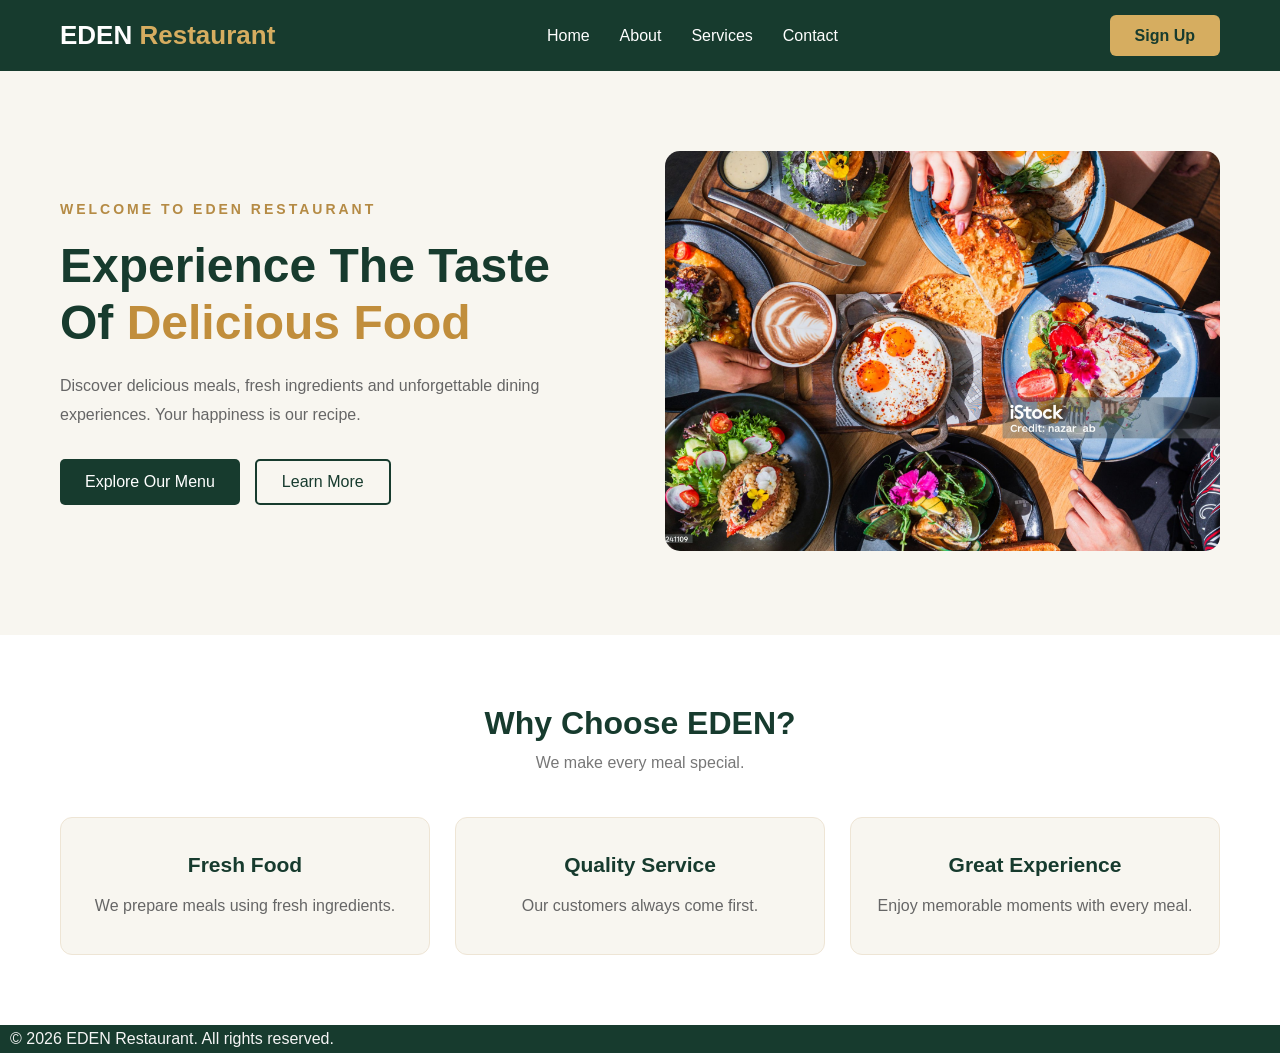
<file: index.html>
<!DOCTYPE html>
<html lang="en">

<head>
    <meta charset="UTF-8">
    <meta name="viewport" content="width=device-width, initial-scale=1.0">

    <title>EDEN Restaurant | Home</title>

    <link rel="stylesheet" href="css/style.css">
</head>

<body>

    <!-- PARENT: Main website container -->
    <div class="website-container">

        <!-- HEADER SECTION -->
        <header class="header" id="home">

            <!-- LOGO -->
            <div class="logo">
                <h2>EDEN <span>Restaurant</span></h2>
            </div>

            <!-- NAVIGATION -->
            <nav class="navigation">

                <ul class="nav-links">

                    <li><a href="index.html">Home</a></li>

                    <li><a href="about.html">About</a></li>

                    <li><a href="services.html">Services</a></li>

                    <li><a href="contact.html">Contact</a></li>

                </ul>

            </nav>

            <!-- SIGN UP BUTTON -->
            <div class="nav-button">
                <a href="signup.html">Sign Up</a>
            </div>

        </header>


        <!-- MAIN CONTENT -->
        <main>

            <!-- HERO SECTION -->
            <section class="hero-section">

                <!-- PARENT DIVISION -->
                <div class="hero-content">

                    <p class="welcome-text">
                        WELCOME TO EDEN RESTAURANT
                    </p>

                    <h1>
                        Experience The Taste
                        Of <span>Delicious Food</span>
                    </h1>

                    <p class="hero-description">
                        Discover delicious meals, fresh ingredients
                        and unforgettable dining experiences.
                        Your happiness is our recipe.
                    </p>

                    <div class="hero-buttons">

                        <a href="services.html" class="primary-button">
                            Explore Our Menu
                        </a>

                        <a href="about.html" class="secondary-button">
                            Learn More
                        </a>

                    </div>

                </div>

                <!-- CHILD DIVISION -->
                <div class="hero-image">

                    <img src="./Images/home.jpg"
                         alt="Delicious meal at Eden Restaurant">

                </div>

            </section>


            <!-- FEATURES SECTION -->
            <section class="features-section">

                <div class="section-heading">

                    <h2>Why Choose EDEN?</h2>

                    <p>
                        We make every meal special.
                    </p>

                </div>

                <div class="features-container">

                    <div class="feature-card">
                        <h3>Fresh Food</h3>
                        <p>We prepare meals using fresh ingredients.</p>
                    </div>

                    <div class="feature-card">
                        <h3>Quality Service</h3>
                        <p>Our customers always come first.</p>
                    </div>

                    <div class="feature-card">
                        <h3>Great Experience</h3>
                        <p>Enjoy memorable moments with every meal.</p>
                    </div>

                </div>

            </section>

        </main>


        <!-- FOOTER -->
        <footer class="footer">
                <p>&copy; 2026 EDEN Restaurant. All rights reserved.</p>

        </div>

        </footer>

    </div>

</body>
</html>
</file>
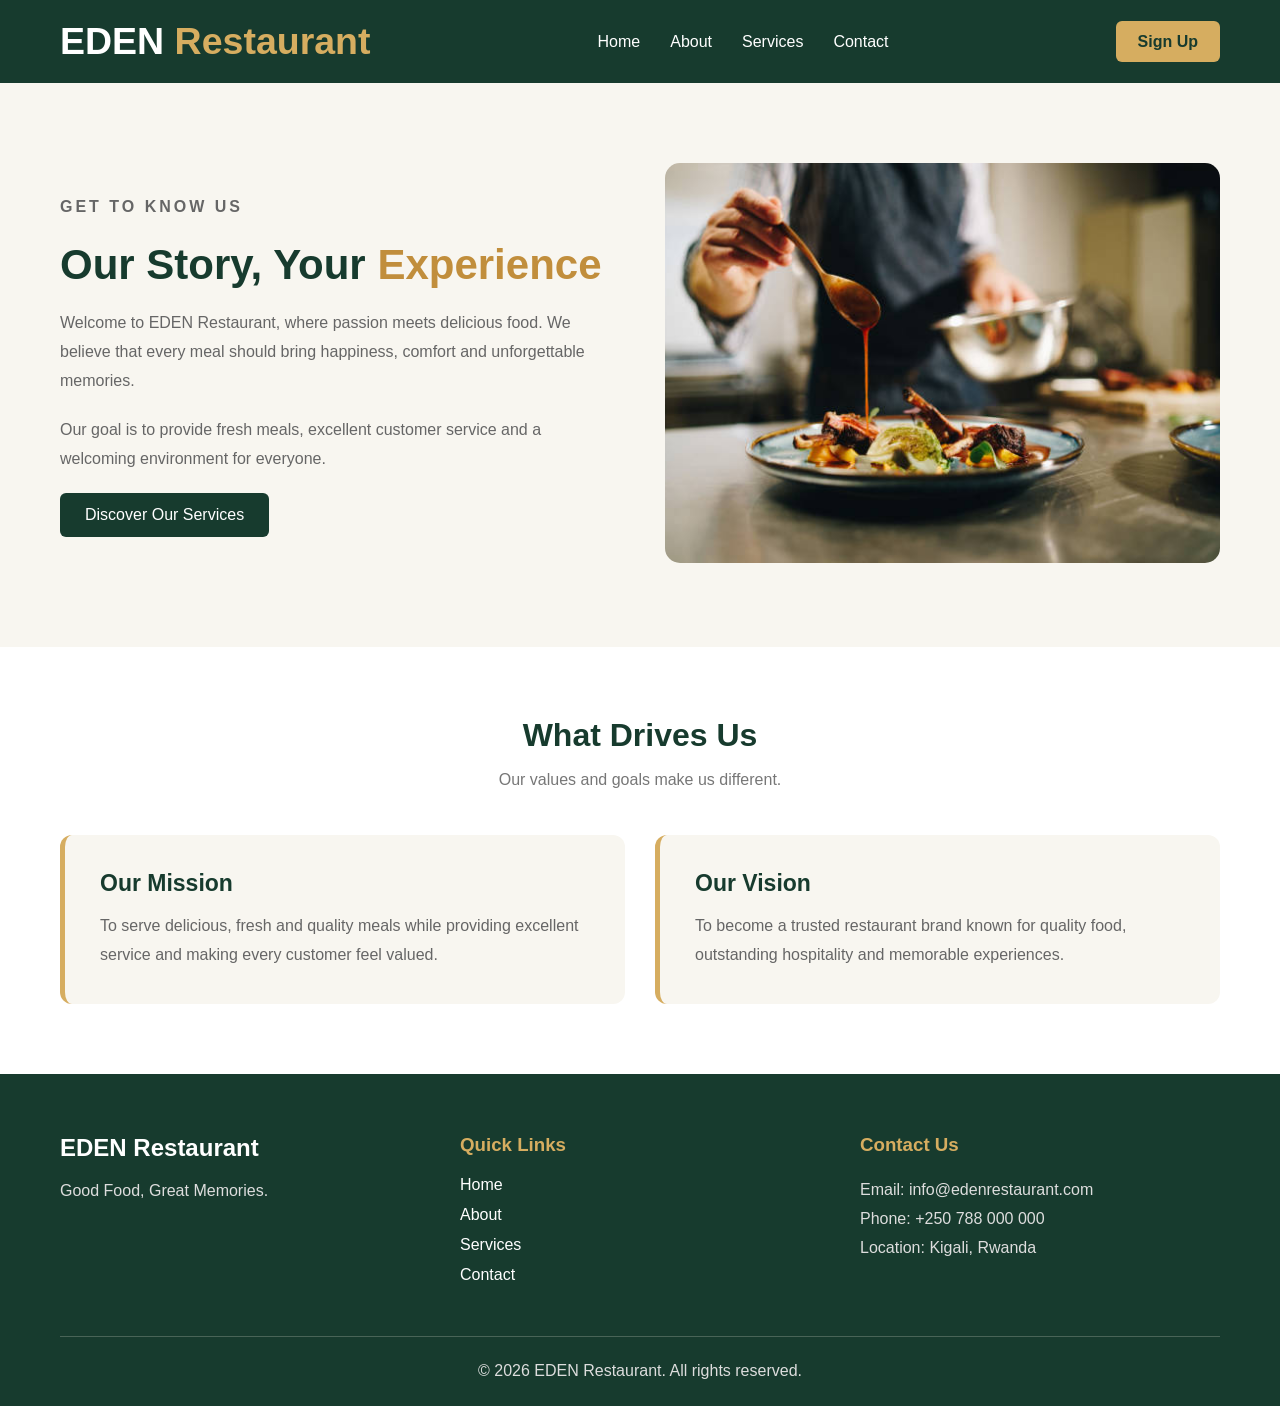
<file: about.html>
<!DOCTYPE html>
<html lang="en">

<head>
    <meta charset="UTF-8">
    <meta name="viewport" content="width=device-width, initial-scale=1.0">

    <title>About Us | EDEN Restaurant</title>

    <link rel="stylesheet" href="css/style1.css">
</head>

<body>

    <!-- WEBSITE PARENT -->
    <div class="website-container">

        <!-- HEADER -->
        <header class="header">

            <div class="logo">
                <h2>EDEN <span>Restaurant</span></h2>
            </div>

            <!-- NAVIGATION -->
            <nav class="navigation">

                <ul class="nav-links">
                    <li><a href="index.html">Home</a></li>
                    <li><a href="about.html">About</a></li>
                    <li><a href="services.html">Services</a></li>
                    <li><a href="contact.html">Contact</a></li>
                </ul>

            </nav>

            <div class="nav-button">
                <a href="signup.html">Sign Up</a>
            </div>

        </header>


        <!-- MAIN CONTENT -->
        <main id="about-page">

            <!-- ABOUT HERO SECTION -->
            <section class="about-hero">

                <div class="about-content">

                    <p class="about-label">GET TO KNOW US</p>

                    <h1>Our Story, Your <span>Experience</span></h1>

                    <p>
                        Welcome to EDEN Restaurant, where passion
                        meets delicious food. We believe that every
                        meal should bring happiness, comfort and
                        unforgettable memories.
                    </p>

                    <p>
                        Our goal is to provide fresh meals,
                        excellent customer service and a welcoming
                        environment for everyone.
                    </p>

                    <a href="services.html" class="primary-button">
                        Discover Our Services
                    </a>

                </div>

                <div class="about-image">

                    <img src="./Images/about.jpg"
                         alt="Beautiful EDEN Restaurant interior">

                </div>

            </section>


            <!-- MISSION AND VISION -->
            <section class="mission-vision">

                <div class="about-heading">

                    <h2>What Drives Us</h2>

                    <p>Our values and goals make us different.</p>

                </div>

                <div class="about-cards">

                    <!-- MISSION CARD -->
                    <div class="about-card">

                        <h3>Our Mission</h3>

                        <p>
                            To serve delicious, fresh and quality
                            meals while providing excellent service
                            and making every customer feel valued.
                        </p>

                    </div>

                    <!-- VISION CARD -->
                    <div class="about-card">

                        <h3>Our Vision</h3>

                        <p>
                            To become a trusted restaurant brand
                            known for quality food, outstanding
                            hospitality and memorable experiences.
                        </p>

                    </div>

                </div>

            </section>

        </main>


        <!-- FOOTER -->
        <footer class="footer">

            <div class="footer-container">

                <div class="footer-brand">

                    <h2>EDEN Restaurant</h2>

                    <p>Good Food, Great Memories.</p>

                </div>

                <div class="footer-links">

                    <h3>Quick Links</h3>

                    <ul>
                        <li><a href="index.html">Home</a></li>
                        <li><a href="about.html">About</a></li>
                        <li><a href="services.html">Services</a></li>
                        <li><a href="contact.html">Contact</a></li>
                    </ul>

                </div>

                <div class="footer-contact">

                    <h3>Contact Us</h3>

                    <p>Email: info@edenrestaurant.com</p>
                    <p>Phone: +250 788 000 000</p>
                    <p>Location: Kigali, Rwanda</p>

                </div>

            </div>

            <div class="footer-bottom">

                <p>
                    &copy; 2026 EDEN Restaurant.
                    All rights reserved.
                </p>

            </div>

        </footer>

    </div>

</body>
</html>
</file>
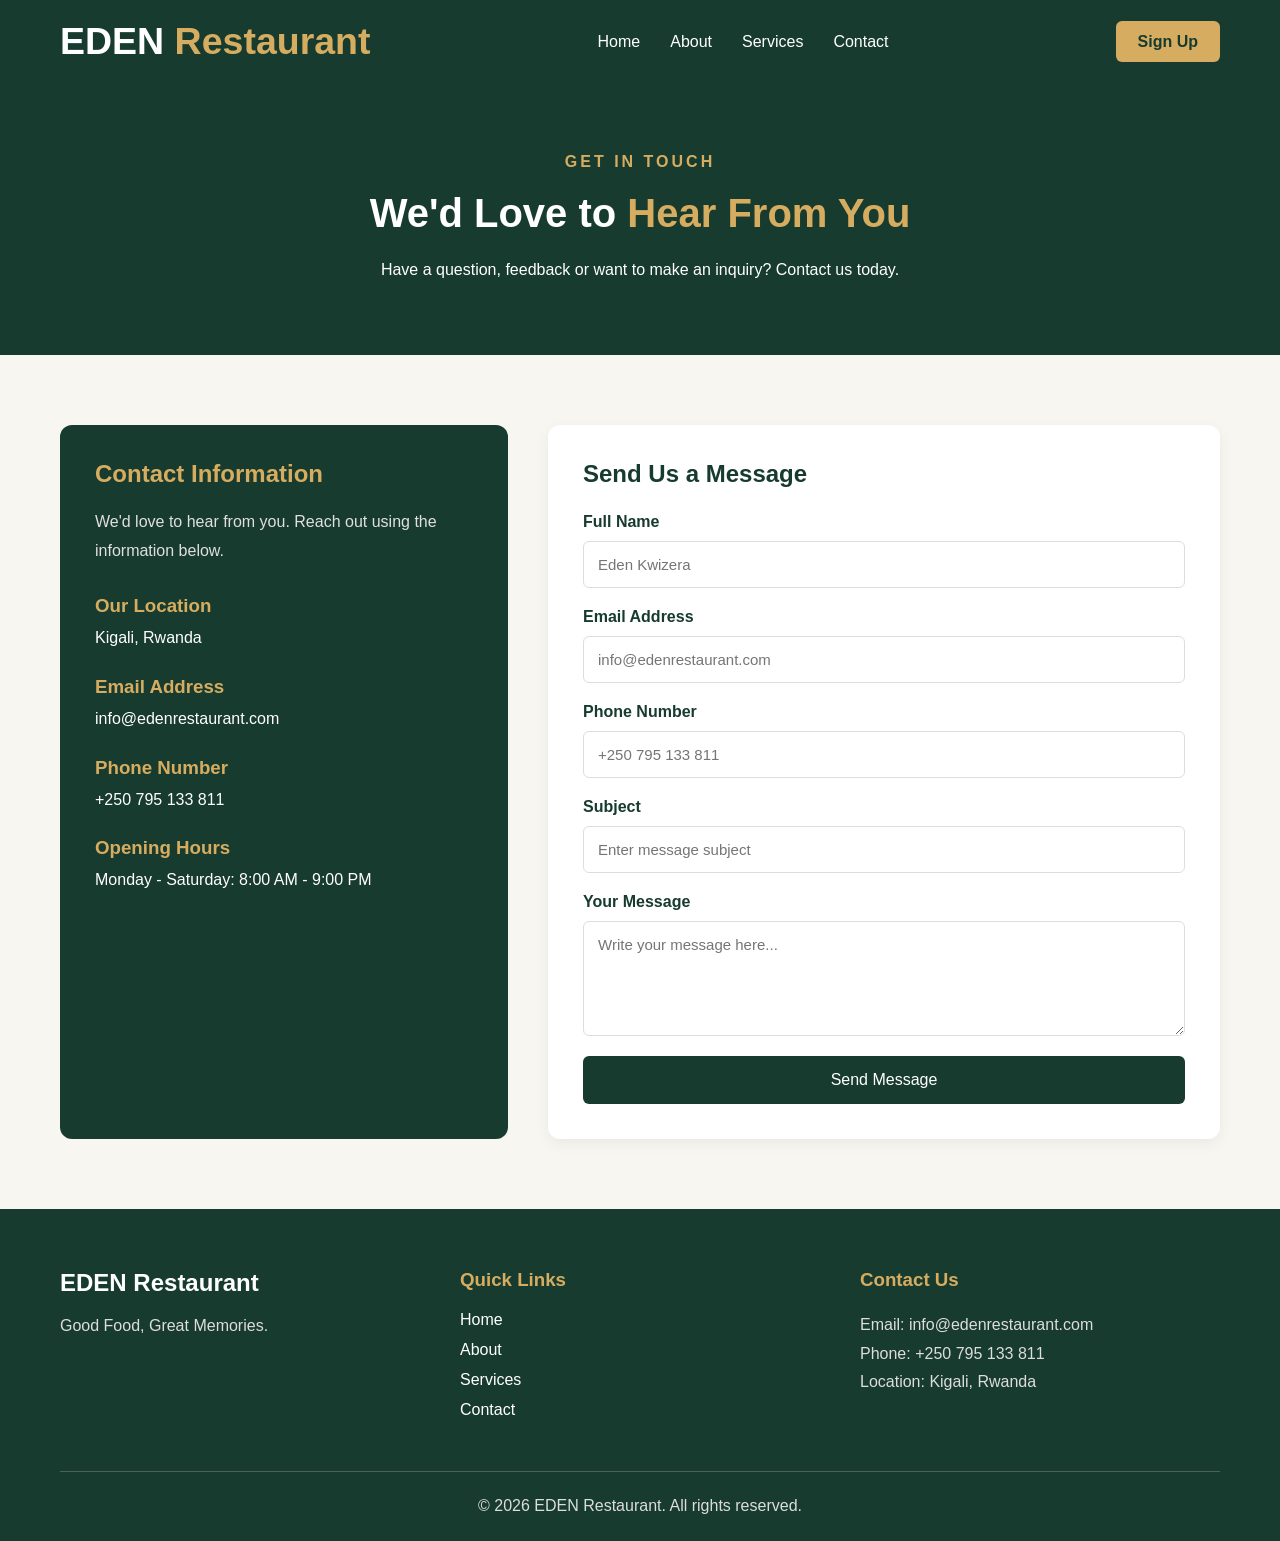
<file: contact.html>
<!DOCTYPE html>
<html lang="en">

<head>
    <meta charset="UTF-8">
    <meta name="viewport" content="width=device-width, initial-scale=1.0">

    <title>Contact Us | EDEN Restaurant</title>

    <link rel="stylesheet" href="css/style3.css">
</head>

<body>

    <div class="website-container">

        <!-- HEADER -->
        <header class="header">

            <div class="logo">
                <h2>EDEN <span>Restaurant</span></h2>
            </div>

            <nav class="navigation">
                <ul class="nav-links">
                    <li><a href="index.html">Home</a></li>
                    <li><a href="about.html">About</a></li>
                    <li><a href="services.html">Services</a></li>
                    <li><a href="contact.html">Contact</a></li>
                </ul>
            </nav>

            <div class="nav-button">
                <a href="signup.html">Sign Up</a>
            </div>

        </header>


        <!-- MAIN CONTENT -->
        <main id="contact-page">

            <!-- CONTACT HERO -->
            <section class="contact-hero">

                <p>GET IN TOUCH</p>

                <h1>We'd Love to <span>Hear From You</span></h1>

                <p>
                    Have a question, feedback or want to make
                    an inquiry? Contact us today.
                </p>

            </section>


            <!-- CONTACT SECTION -->
            <section class="contact-section">

                <!-- CONTACT INFORMATION -->
                <div class="contact-info">

                    <h2>Contact Information</h2>

                    <p>
                        We'd love to hear from you.
                        Reach out using the information below.
                    </p>

                    <div class="contact-item">
                        <h3>Our Location</h3>
                        <p>Kigali, Rwanda</p>
                    </div>

                    <div class="contact-item">
                        <h3>Email Address</h3>
                        <p>info@edenrestaurant.com</p>
                    </div>

                    <div class="contact-item">
                        <h3>Phone Number</h3>
                        <p>+250 795 133 811</p>
                    </div>

                    <div class="contact-item">
                        <h3>Opening Hours</h3>
                        <p>Monday - Saturday: 8:00 AM - 9:00 PM</p>
                    </div>

                </div>


                <!-- CONTACT FORM -->
                <div class="contact-form-container">

                    <h2>Send Us a Message</h2>

                    <form class="contact-form">

                        <!-- NAME -->
                        <div class="form-group">

                            <label for="full-name">Full Name</label>

                            <input
                                type="text"
                                id="full-name"
                                name="Eden restaurant full name"
                                placeholder="Eden Kwizera"
                                required>

                        </div>


                        <!-- EMAIL -->
                        <div class="form-group">

                            <label for="email">Email Address</label>

                            <input
                                type="email"
                                id="email"
                                name="Eden restaurant email"
                                placeholder="info@edenrestaurant.com"
                                required>

                        </div>


                        <!-- PHONE -->
                        <div class="form-group">

                            <label for="phone">Phone Number</label>

                            <input
                                type="tel"
                                id="phone"
                                name="Eden restaurant phone number"
                                placeholder="+250 795 133 811"
                                required>

                        </div>


                        <!-- SUBJECT -->
                        <div class="form-group">

                            <label for="subject">Subject</label>

                            <input
                                type="text"
                                id="subject"
                                name="subject"
                                placeholder="Enter message subject"
                                required>

                        </div>


                        <!-- MESSAGE -->
                        <div class="form-group">

                            <label for="message">Your Message</label>

                            <textarea
                                id="message"
                                name="message"
                                rows="5"
                                placeholder="Write your message here..."
                                required></textarea>

                        </div>


                        <!-- SUBMIT BUTTON -->
                        <button type="submit" class="submit-button">
                            Send Message
                        </button>

                    </form>

                </div>

            </section>

        </main>


        <!-- FOOTER -->
        <footer class="footer">

            <div class="footer-container">

                <div class="footer-brand">
                    <h2>EDEN Restaurant</h2>
                    <p>Good Food, Great Memories.</p>
                </div>

                <div class="footer-links">

                    <h3>Quick Links</h3>

                    <ul>
                        <li><a href="index.html">Home</a></li>
                        <li><a href="about.html">About</a></li>
                        <li><a href="services.html">Services</a></li>
                        <li><a href="contact.html">Contact</a></li>
                    </ul>

                </div>

                <div class="footer-contact">
                    <h3>Contact Us</h3>
                    <p>Email: info@edenrestaurant.com</p>
                    <p>Phone: +250 795 133 811</p>
                    <p>Location: Kigali, Rwanda</p>
                </div>

            </div>

            <div class="footer-bottom">
                <p>
                    &copy; 2026 EDEN Restaurant.
                    All rights reserved.
                </p>
            </div>

        </footer>

    </div>

</body>
</html>
</file>
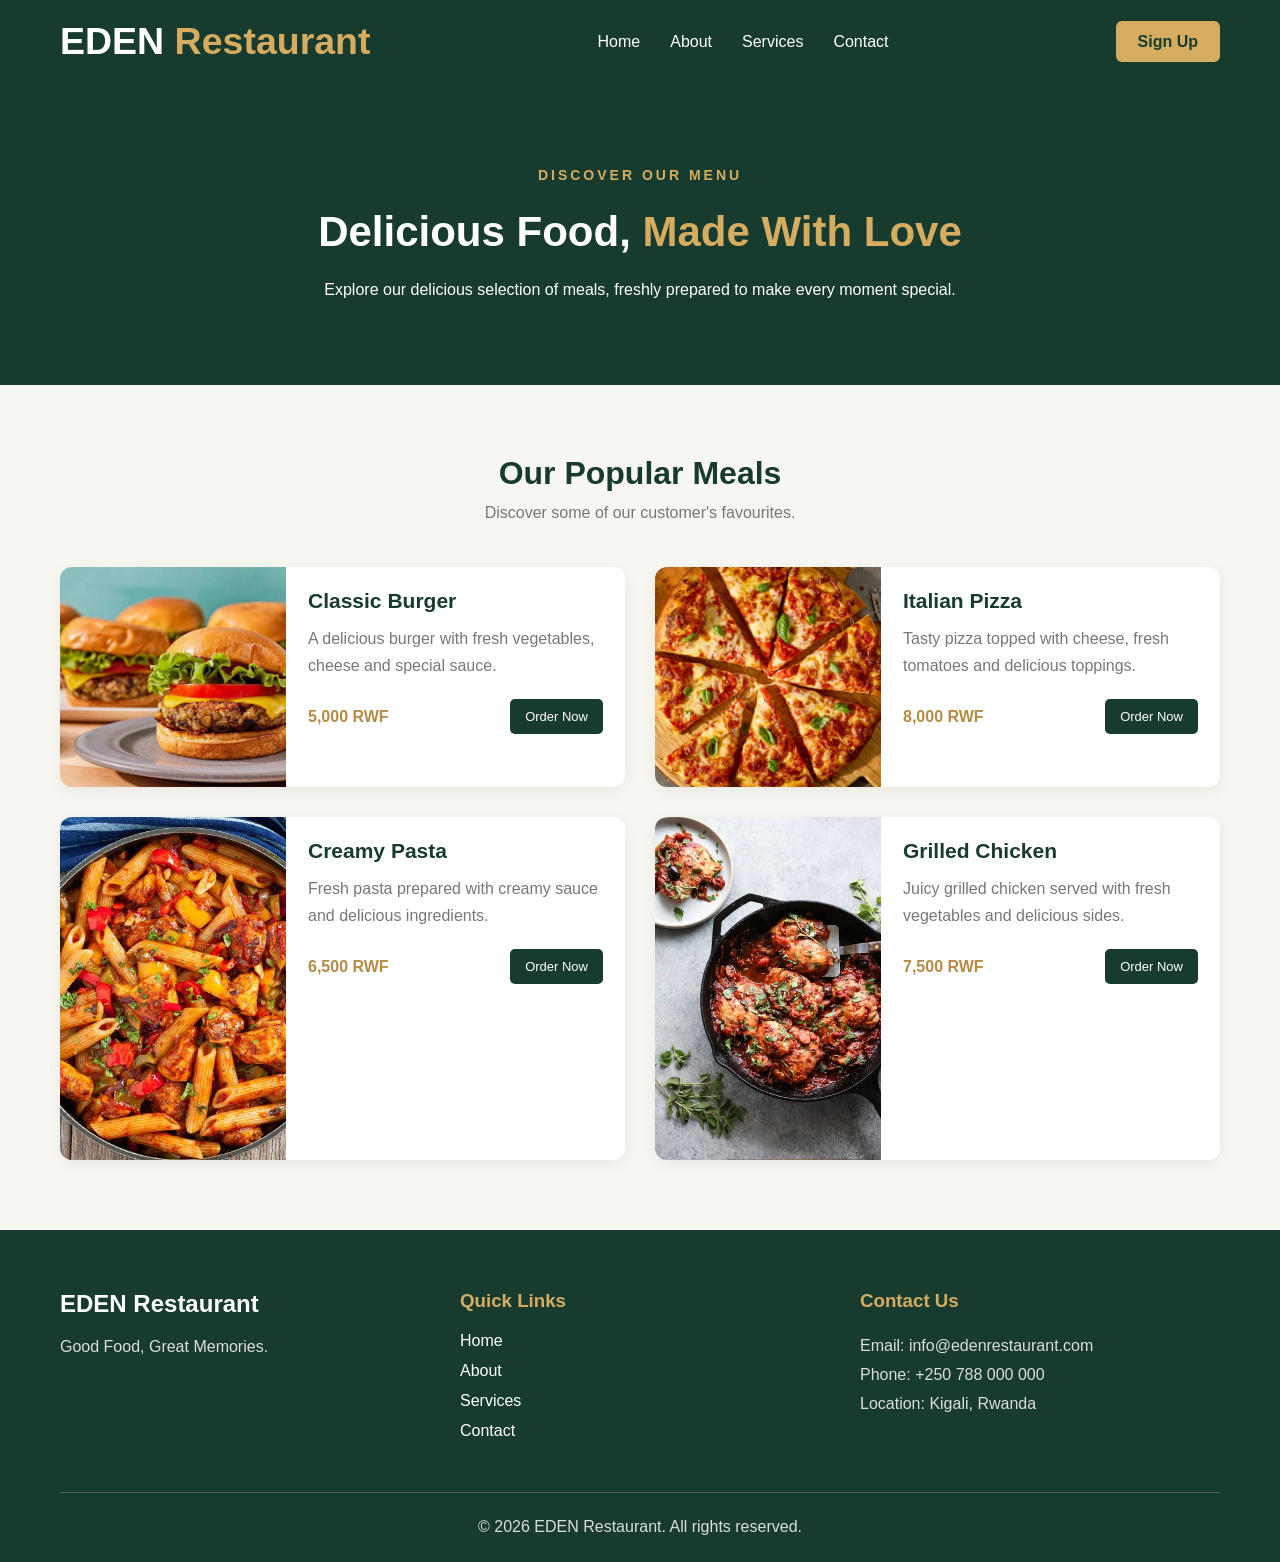
<file: services.html>
<!DOCTYPE html>
<html lang="en">

<head>
    <meta charset="UTF-8">
    <meta name="viewport" content="width=device-width, initial-scale=1.0">

    <title>Our Services | EDEN Restaurant</title>

    <link rel="stylesheet" href="css/style2.css">
</head>

<body>

    <div class="website-container">

        <!-- HEADER -->
        <header class="header">

            <div class="logo">
                <h2>EDEN <span>Restaurant</span></h2>
            </div>

            <nav class="navigation">

                <ul class="nav-links">
                    <li><a href="index.html">Home</a></li>
                    <li><a href="about.html">About</a></li>
                    <li><a href="services.html">Services</a></li>
                    <li><a href="contact.html">Contact</a></li>
                </ul>

            </nav>

            <div class="nav-button">
                <a href="signup.html">Sign Up</a>
            </div>

        </header>


        <!-- MAIN CONTENT -->
        <main id="services-page">

            <!-- MENU HERO -->
            <section class="menu-hero">

                <p class="menu-label">DISCOVER OUR MENU</p>

                <h1>Delicious Food, <span>Made With Love</span></h1>

                <p>
                    Explore our delicious selection of meals,
                    freshly prepared to make every moment special.
                </p>

            </section>


            <!-- FOOD MENU SECTION -->
            <section class="menu-section">

                <div class="menu-heading">

                    <h2>Our Popular Meals</h2>

                    <p>Discover some of our customer's favourites.</p>

                </div>


                <!-- MENU GRID PARENT -->
                <div class="menu-grid">

                    <!-- FOOD CARD 1 -->
                    <div class="menu-card">

                        <div class="food-image">
                            <img src="./Images/burger.jpg"
                                 alt="Freshly prepared burger">
                        </div>

                        <div class="food-details">

                            <h3>Classic Burger</h3>

                            <p>
                                A delicious burger with fresh
                                vegetables, cheese and special sauce.
                            </p>

                            <div class="food-price">
                                <span>5,000 RWF</span>
                                <a href="contact.html">Order Now</a>
                            </div>

                        </div>

                    </div>


                    <!-- FOOD CARD 2 -->
                    <div class="menu-card">

                        <div class="food-image">
                            <img src="./Images/pizza.jpg"
                                 alt="Fresh Italian pizza">
                        </div>

                        <div class="food-details">

                            <h3>Italian Pizza</h3>

                            <p>
                                Tasty pizza topped with cheese,
                                fresh tomatoes and delicious toppings.
                            </p>

                            <div class="food-price">
                                <span>8,000 RWF</span>
                                <a href="contact.html">Order Now</a>
                            </div>

                        </div>

                    </div>


                    <!-- FOOD CARD 3 -->
                    <div class="menu-card">

                        <div class="food-image">
                            <img src="./Images/pasta.jpg"
                                 alt="Creamy pasta meal">
                        </div>

                        <div class="food-details">

                            <h3>Creamy Pasta</h3>

                            <p>
                                Fresh pasta prepared with creamy
                                sauce and delicious ingredients.
                            </p>

                            <div class="food-price">
                                <span>6,500 RWF</span>
                                <a href="contact.html">Order Now</a>
                            </div>

                        </div>

                    </div>


                    <!-- FOOD CARD 4 -->
                    <div class="menu-card">

                        <div class="food-image">
                            <img src="./Images/chicken.jpg"
                                 alt="Grilled chicken meal">
                        </div>

                        <div class="food-details">

                            <h3>Grilled Chicken</h3>

                            <p>
                                Juicy grilled chicken served with
                                fresh vegetables and delicious sides.
                            </p>

                            <div class="food-price">
                                <span>7,500 RWF</span>
                                <a href="contact.html">Order Now</a>
                            </div>

                        </div>

                    </div>

                </div>

            </section>

        </main>


        <!-- FOOTER -->
        <footer class="footer">

            <div class="footer-container">

                <div class="footer-brand">
                    <h2>EDEN Restaurant</h2>
                    <p>Good Food, Great Memories.</p>
                </div>

                <div class="footer-links">

                    <h3>Quick Links</h3>

                    <ul>
                        <li><a href="index.html">Home</a></li>
                        <li><a href="about.html">About</a></li>
                        <li><a href="services.html">Services</a></li>
                        <li><a href="contact.html">Contact</a></li>
                    </ul>

                </div>

                <div class="footer-contact">
                    <h3>Contact Us</h3>
                    <p>Email: info@edenrestaurant.com</p>
                    <p>Phone: +250 788 000 000</p>
                    <p>Location: Kigali, Rwanda</p>
                </div>

            </div>

            <div class="footer-bottom">
                <p>
                    &copy; 2026 EDEN Restaurant.
                    All rights reserved.
                </p>
            </div>

        </footer>

    </div>

</body>
</html>
</file>
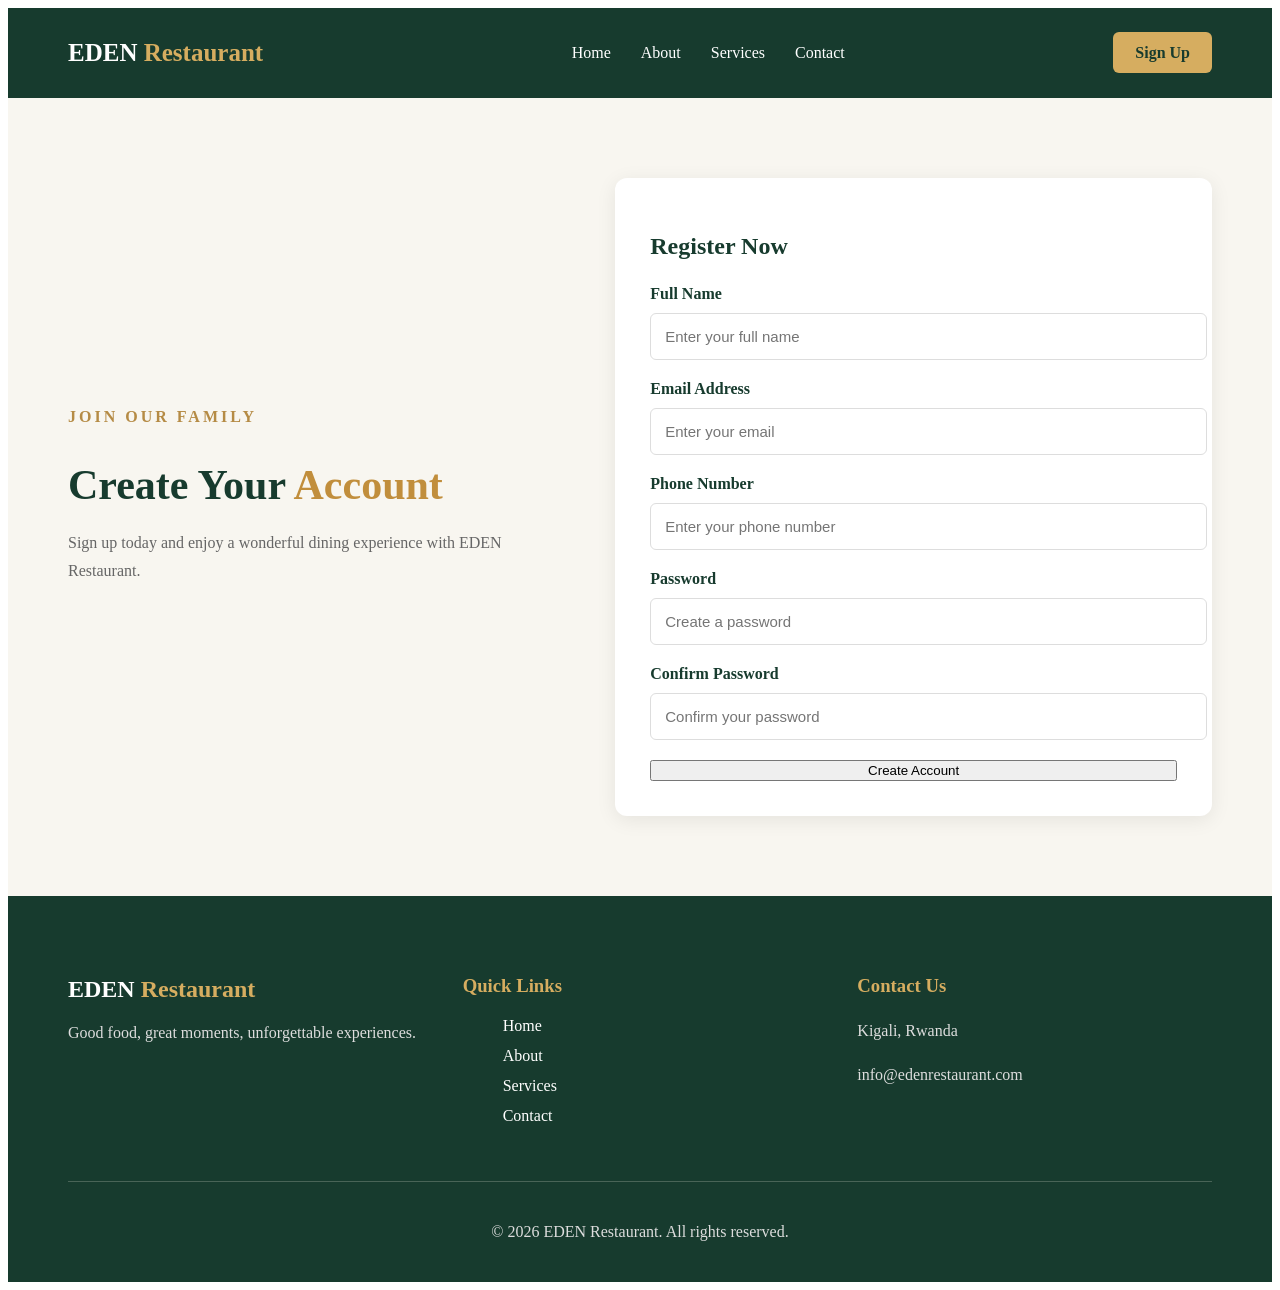
<file: signup.html>
<!DOCTYPE html>
<html lang="en">
<head>
    <meta charset="UTF-8">
    <meta name="viewport" content="width=device-width, initial-scale=1.0">
    <title>Sign Up | EDEN Restaurant</title>
    <link rel="stylesheet" href="css/style4.css">
</head>
<body>

    <!-- Header -->
    <header class="header">
        <div class="logo">EDEN <span>Restaurant</span></div>

        <nav class="navigation">
            <ul class="nav-links">
                <li><a href="index.html">Home</a></li>
                <li><a href="about.html">About</a></li>
                <li><a href="services.html">Services</a></li>
                <li><a href="contact.html">Contact</a></li>
            </ul>
        </nav>

        <div class="nav-button">
            <a href="signup.html">Sign Up</a>
        </div>
    </header>

    <!-- Sign Up Section -->
    <main id="signup-page">

        <section class="signup-section">

            <div class="signup-content">
                <p class="signup-label">JOIN OUR FAMILY</p>
                <h1>Create Your <span>Account</span></h1>
                <p>
                    Sign up today and enjoy a wonderful dining
                    experience with EDEN Restaurant.
                </p>
            </div>

            <div class="signup-form-container">
                <h2>Register Now</h2>

                <form class="signup-form">

                    <div class="form-group">
                        <label for="fullname">Full Name</label>
                        <input type="text" id="fullname"
                        placeholder="Enter your full name" required>
                    </div>

                    <div class="form-group">
                        <label for="signup-email">Email Address</label>
                        <input type="email" id="signup-email"
                        placeholder="Enter your email" required>
                    </div>

                    <div class="form-group">
                        <label for="signup-phone">Phone Number</label>
                        <input type="tel" id="signup-phone"
                        placeholder="Enter your phone number" required>
                    </div>

                    <div class="form-group">
                        <label for="password">Password</label>
                        <input type="password" id="password"
                        placeholder="Create a password" required>
                    </div>

                    <div class="form-group">
                        <label for="confirm-password">Confirm Password</label>
                        <input type="password" id="confirm-password"
                        placeholder="Confirm your password" required>
                    </div>

                    <button type="submit" class="submit-button">
                        Create Account
                    </button>

                </form>
            </div>

        </section>

    </main>

    <!-- Footer -->
    <footer class="footer">
        <div class="footer-container">

            <div class="footer-brand">
                <h2>EDEN <span>Restaurant</span></h2>
                <p>Good food, great moments, unforgettable experiences.</p>
            </div>

            <div class="footer-links">
                <h3>Quick Links</h3>
                <ul>
                    <li><a href="index.html">Home</a></li>
                    <li><a href="about.html">About</a></li>
                    <li><a href="services.html">Services</a></li>
                    <li><a href="contact.html">Contact</a></li>
                </ul>
            </div>

            <div class="footer-contact">
                <h3>Contact Us</h3>
                <p>Kigali, Rwanda</p>
                <p>info@edenrestaurant.com</p>
            </div>

        </div>

        <div class="footer-bottom">
            <p>&copy; 2026 EDEN Restaurant. All rights reserved.</p>
        </div>
    </footer>

</body>
</html>
</file>
<file: css/style.css>
/* GENERAL RESET */
* {
    margin: 0;
    padding: 0;
    box-sizing: border-box;
}

/* BODY */
body {
    font-family: Arial, sans-serif;
    background-color: #f8f6f0;
    color: #222;
}

/* HEADER */
.header {
    display: flex;
    justify-content: space-between;
    align-items: center;
    padding: 20px 60px;
    background-color: #173b2e;
}

/* LOGO */
.logo h2 {
    color: white;
    font-size: 26px;
}

.logo span {
    color: #d6ad60;
}

/* NAVIGATION */
.nav-links {
    display: flex;
    list-style: none;
    gap: 30px;
}

/* NAVIGATION LINKS */
.nav-links a {
    text-decoration: none;
    color: white;
    font-size: 16px;
    transition: 0.3s;
}

/* HOVER EFFECT */
.nav-links a:hover {
    color: #d6ad60;
}

/* SIGN UP BUTTON */
.nav-button a {
    text-decoration: none;
    background-color: #d6ad60;
    color: #173b2e;
    padding: 12px 25px;
    border-radius: 6px;
    font-weight: bold;
}

/* HERO SECTION */
.hero-section {
    display: flex;
    justify-content: space-between;
    align-items: center;
    padding: 80px 60px;
    gap: 50px;
    background-color: #f8f6f0;
}

/* HERO CONTENT */
.hero-content {
    flex: 1;
}

/* WELCOME TEXT */
.welcome-text {
    color: #b58b45;
    font-size: 14px;
    font-weight: bold;
    letter-spacing: 3px;
    margin-bottom: 20px;
}

/* MAIN HEADING */
.hero-content h1 {
    font-size: 48px;
    line-height: 1.2;
    color: #173b2e;
    margin-bottom: 20px;
}

/* HEADING SPAN */
.hero-content h1 span {
    color: #c18e3c;
}

/* DESCRIPTION */
.hero-description {
    font-size: 16px;
    line-height: 1.8;
    color: #666;
    margin-bottom: 30px;
    max-width: 500px;
}

/* HERO BUTTONS */
.hero-buttons {
    display: flex;
    gap: 15px;
}

/* PRIMARY BUTTON */
.primary-button {
    background-color: #173b2e;
    color: white;
    padding: 14px 25px;
    text-decoration: none;
    border-radius: 5px;
}

/* SECONDARY BUTTON */
.secondary-button {
    border: 2px solid #173b2e;
    color: #173b2e;
    padding: 12px 25px;
    text-decoration: none;
    border-radius: 5px;
}

/* HERO IMAGE */
.hero-image {
    flex: 1;
}

.hero-image img {
    width: 100%;
    height: 400px;
    object-fit: cover;
    border-radius: 15px;
}

/* FEATURES SECTION */
.features-section {
    padding: 70px 60px;
    background-color: #ffffff;
}

/* SECTION HEADING */
.section-heading {
    text-align: center;
    margin-bottom: 45px;
}

.section-heading h2 {
    font-size: 32px;
    color: #173b2e;
    margin-bottom: 12px;
}

.section-heading p {
    color: #777;
    font-size: 16px;
}

/* FEATURES CONTAINER */
.features-container {
    display: grid;
    grid-template-columns: repeat(3, 1fr);
    gap: 25px;
}

/* FEATURE CARDS */
.feature-card {
    background-color: #f8f6f0;
    padding: 35px 25px;
    border-radius: 12px;
    text-align: center;
    border: 1px solid #eee5d5;
    transition: 0.3s;
}

/* CARD HEADING */
.feature-card h3 {
    color: #173b2e;
    font-size: 21px;
    margin-bottom: 15px;
}

/* CARD PARAGRAPH */
.feature-card p {
    color: #666;
    line-height: 1.7;
}

/* CARD HOVER */
.feature-card:hover {
    transform: translateY(-8px);
    box-shadow: 0 8px 20px rgba(0, 0, 0, 0.1);
}

/* FOOTER */
.footer {
    background-color: #173b2e;
    color: whitesmoke;
    padding: 5px 10px 5px;
}


/* =====================================
   EDEN RESTAURANT - RESPONSIVE DESIGN
===================================== */

/* TABLET RESPONSIVENESS */

@media screen and (max-width: 1024px) {

    /* HEADER */
    .header {
        padding: 20px 30px;
    }

    .nav-links {
        gap: 15px;
    }

    /* HOME PAGE */
    .hero-section {
        padding: 50px 30px;
        gap: 30px;
    }

    .hero-content h1 {
        font-size: 36px;
    }

    .features-section {
        padding: 50px 30px;
    }

    /* ABOUT PAGE */
    .about-hero {
        padding: 50px 30px;
        gap: 30px;
    }

    .about-content h1 {
        font-size: 36px;
    }

    .mission-vision {
        padding: 50px 30px;
    }

    /* SERVICES PAGE */
    .menu-section {
        padding: 50px 30px;
    }

    .menu-grid {
        grid-template-columns: 1fr;
    }

    /* CONTACT PAGE */
    .contact-section {
        padding: 50px 30px;
        gap: 25px;
    }

    /* SIGNUP PAGE */
    .signup-section {
        padding: 50px 30px;
        gap: 30px;
    }

    /* FOOTER */
    .footer {
        padding: 50px 30px 20px;
    }
}


/* PHONE RESPONSIVENESS */

@media screen and (max-width: 768px) {

    /* GENERAL */
    body {
        overflow-x: hidden;
    }

    img {
        max-width: 100%;
    }

    /* HEADER AND NAVIGATION */
    .header {
        flex-direction: column;
        align-items: center;
        gap: 20px;
        padding: 25px 15px;
    }

    .logo {
        font-size: 23px;
    }

    .navigation {
        width: 100%;
        justify-content: center;
    }

    .nav-links {
        flex-wrap: wrap;
        justify-content: center;
        gap: 15px;
    }

    .nav-links li a {
        font-size: 14px;
    }

    /* HOME PAGE */
    .hero-section {
        flex-direction: column;
        padding: 40px 20px;
        text-align: center;
    }

    .hero-content h1 {
        font-size: 32px;
    }

    .hero-content p {
        font-size: 15px;
    }

    .hero-buttons {
        justify-content: center;
        flex-wrap: wrap;
    }

    .hero-image img {
        height: 280px;
    }

    .features-section {
        padding: 40px 20px;
    }

    .features-container {
        grid-template-columns: 1fr;
    }

    /* ABOUT PAGE */
    .about-hero {
        flex-direction: column;
        padding: 40px 20px;
    }

    .about-content h1 {
        font-size: 32px;
    }

    .about-image img {
        height: 280px;
    }

    .mission-vision {
        padding: 40px 20px;
    }

    .about-cards {
        grid-template-columns: 1fr;
    }

    /* SERVICES PAGE */
    .menu-hero {
        padding: 50px 20px;
    }

    .menu-hero h1 {
        font-size: 30px;
    }

    .menu-section {
        padding: 40px 20px;
    }

    .menu-grid {
        grid-template-columns: 1fr;
    }

    .menu-card {
        flex-direction: column;
    }

    .food-image {
        width: 100%;
        height: 220px;
    }

    .food-price {
        flex-wrap: wrap;
    }

    /* CONTACT PAGE */
    .contact-hero {
        padding: 50px 20px;
    }

    .contact-hero h1 {
        font-size: 30px;
    }

    .contact-section {
        grid-template-columns: 1fr;
        padding: 40px 20px;
    }

    .contact-info,
    .contact-form-container {
        padding: 25px;
    }

    /* SIGNUP PAGE */
    .signup-section {
        grid-template-columns: 1fr;
        padding: 40px 20px;
    }

    .signup-content h1 {
        font-size: 30px;
    }

    .signup-form-container {
        padding: 25px;
    }

    /* FOOTER */
    .footer {
        padding: 40px 20px 20px;
    }

    .footer-container {
        flex-direction: column;
        gap: 30px;
    }

}


/* SMALL PHONES */

@media screen and (max-width: 480px) {

    .nav-links {
        gap: 10px;
    }

    .nav-links li a {
        font-size: 13px;
    }

    .hero-content h1 {
        font-size: 28px;
    }

    .menu-card,
    .about-card {
        width: 100%;
    }

    .contact-form-container,
    .signup-form-container {
        padding: 20px;
    }

    .footer-bottom {
        font-size: 13px;
    }

}
</file>
<file: css/style1.css>
/* =================================
   1. GENERAL STYLING
================================= */

* {
    margin: 0;
    padding: 0;
    box-sizing: border-box;
}

body {
    font-family: Arial, sans-serif;
    background-color: #f8f6f0;
    color: #333;
}

/* =================================
   2. HEADER AND NAVIGATION
================================= */

.header {
    display: flex;
    justify-content: space-between;
    align-items: center;
    padding: 20px 60px;
    background-color: #173b2e;
}

.logo {
    color: white;
    font-size: 25px;
    font-weight: bold;
}

.logo span {
    color: #d6ad60;
}

.navigation {
    display: flex;
    align-items: center;
}

.nav-links {
    display: flex;
    align-items: center;
    gap: 30px;
    list-style: none;
}

.nav-links li a {
    color: white;
    text-decoration: none;
    font-size: 16px;
    transition: 0.3s;
}

.nav-links li a:hover {
    color: #d6ad60;
}

.nav-button a {
    background-color: #d6ad60;
    color: #173b2e;
    text-decoration: none;
    padding: 12px 22px;
    border-radius: 6px;
    font-weight: bold;
    transition: 0.3s;
}

.nav-button a:hover {
    background-color: white;
}

/* =================================
   3. ABOUT PAGE
================================= */

#about-page {
    background-color: #f8f6f0;
}

/* ABOUT HERO SECTION */

.about-hero {
    display: flex;
    align-items: center;
    justify-content: space-between;
    gap: 50px;
    padding: 80px 60px;
}

/* ABOUT CONTENT */

.about-content {
    flex: 1;
}

.about-label {
    color: #b58b45;
    font-weight: bold;
    letter-spacing: 3px;
    margin-bottom: 20px;
}

.about-content h1 {
    color: #173b2e;
    font-size: 42px;
    margin-bottom: 20px;
}

.about-content h1 span {
    color: #c18e3c;
}

.about-content p {
    color: #666;
    line-height: 1.8;
    margin-bottom: 20px;
}

/* ABOUT BUTTON */

.about-content a {
    display: inline-block;
    background-color: #173b2e;
    color: white;
    text-decoration: none;
    padding: 13px 25px;
    border-radius: 6px;
    transition: 0.3s;
}

.about-content a:hover {
    background-color: #d6ad60;
    color: #173b2e;
}

/* ABOUT IMAGE */

.about-image {
    flex: 1;
}

.about-image img {
    width: 100%;
    height: 400px;
    object-fit: cover;
    border-radius: 15px;
}

/* =================================
   4. MISSION AND VISION
================================= */

.mission-vision {
    padding: 70px 60px;
    background-color: white;
}

/* SECTION HEADING */

.about-heading {
    text-align: center;
    margin-bottom: 40px;
}

.about-heading h2 {
    color: #173b2e;
    font-size: 32px;
    margin-bottom: 12px;
}

.about-heading p {
    color: #777;
    line-height: 1.8;
}

/* MISSION AND VISION GRID */

.about-cards {
    display: grid;
    grid-template-columns: repeat(2, 1fr);
    gap: 30px;
}

/* CARDS */

.about-card {
    background-color: #f8f6f0;
    padding: 35px;
    border-radius: 12px;
    border-left: 5px solid #d6ad60;
    transition: 0.3s;
}

.about-card h3 {
    color: #173b2e;
    font-size: 23px;
    margin-bottom: 15px;
}

.about-card p {
    color: #666;
    line-height: 1.8;
}

.about-card:hover {
    transform: translateY(-6px);
    box-shadow: 0 8px 20px rgba(0,0,0,0.1);
}

/* =================================
   5. FOOTER
================================= */

.footer {
    background-color: #173b2e;
    color: white;
    padding: 60px 60px 20px;
}

.footer-container {
    display: flex;
    justify-content: space-between;
    gap: 40px;
    padding-bottom: 40px;
}

.footer-brand,
.footer-links,
.footer-contact {
    flex: 1;
}

.footer-brand h2 {
    margin-bottom: 15px;
}

.footer-brand h2 span {
    color: #d6ad60;
}

.footer h3 {
    color: #d6ad60;
    margin-bottom: 20px;
}

.footer p {
    color: #ddd;
    line-height: 1.8;
}

.footer-links ul {
    list-style: none;
}

.footer-links li {
    margin-bottom: 12px;
}

.footer-links a {
    color: white;
    text-decoration: none;
    transition: 0.3s;
}

.footer-links a:hover {
    color: #d6ad60;
}

.footer-bottom {
    border-top: 1px solid #496457;
    padding-top: 20px;
    text-align: center;
}

/* =================================
   6. RESPONSIVE DESIGN
================================= */

@media (max-width: 768px) {

    /* HEADER */
    .header {
        flex-direction: column;
        gap: 20px;
        padding: 25px 20px;
    }

    .nav-links {
        flex-wrap: wrap;
        justify-content: center;
        gap: 15px;
    }

    /* ABOUT HERO */
    .about-hero {
        flex-direction: column;
        padding: 40px 20px;
    }

    .about-content h1 {
        font-size: 32px;
    }

    .about-image img {
        height: 300px;
    }

    /* MISSION AND VISION */
    .mission-vision {
        padding: 40px 20px;
    }

    .about-cards {
        grid-template-columns: 1fr;
    }

    /* FOOTER */
    .footer {
        padding: 40px 20px 20px;
    }

    .footer-container {
        flex-direction: column;
        gap: 30px;
    }
}
</file>
<file: css/style3.css>
/* =================================
   1. GENERAL STYLING
================================= */

* {
    margin: 0;
    padding: 0;
    box-sizing: border-box;
}

body {
    font-family: Arial, sans-serif;
    background-color: #f8f6f0;
    color: #333;
}

/* =================================
   2. HEADER AND NAVIGATION
================================= */

.header {
    display: flex;
    justify-content: space-between;
    align-items: center;
    padding: 20px 60px;
    background-color: #173b2e;
}

.logo {
    color: white;
    font-size: 25px;
    font-weight: bold;
}

.logo span {
    color: #d6ad60;
}

.navigation {
    display: flex;
    align-items: center;
}

.nav-links {
    display: flex;
    align-items: center;
    gap: 30px;
    list-style: none;
}

.nav-links li a {
    color: white;
    text-decoration: none;
    font-size: 16px;
    transition: 0.3s;
}

.nav-links li a:hover {
    color: #d6ad60;
}

.nav-button a {
    background-color: #d6ad60;
    color: #173b2e;
    text-decoration: none;
    padding: 12px 22px;
    border-radius: 6px;
    font-weight: bold;
    transition: 0.3s;
}

.nav-button a:hover {
    background-color: white;
}

/* =================================
   3. CONTACT PAGE
================================= */

#contact-page {
    background-color: #f8f6f0;
}

/* CONTACT HERO */

.contact-hero {
    background-color: #173b2e;
    color: white;
    text-align: center;
    padding: 70px 30px;
}

.contact-hero p:first-child {
    color: #d6ad60;
    font-weight: bold;
    letter-spacing: 3px;
    margin-bottom: 20px;
}

.contact-hero h1 {
    font-size: 40px;
    margin-bottom: 20px;
}

.contact-hero h1 span {
    color: #d6ad60;
}

.contact-hero p:last-child {
    line-height: 1.8;
}

/* =================================
   4. CONTACT SECTION
================================= */

.contact-section {
    display: grid;
    grid-template-columns: 1fr 1.5fr;
    gap: 40px;
    padding: 70px 60px;
}

/* CONTACT INFORMATION */

.contact-info {
    background-color: #173b2e;
    color: white;
    padding: 35px;
    border-radius: 12px;
}

.contact-info h2 {
    color: #d6ad60;
    margin-bottom: 20px;
}

.contact-info > p {
    line-height: 1.8;
    margin-bottom: 30px;
    color: #e0e0e0;
}

.contact-item {
    margin-bottom: 25px;
}

.contact-item h3 {
    color: #d6ad60;
    margin-bottom: 8px;
}

.contact-item p {
    color: white;
    line-height: 1.6;
}

/* =================================
   5. CONTACT FORM
================================= */

.contact-form-container {
    background-color: white;
    padding: 35px;
    border-radius: 12px;
    box-shadow: 0 4px 15px rgba(0,0,0,0.06);
}

.contact-form-container h2 {
    color: #173b2e;
    margin-bottom: 25px;
}

.contact-form {
    display: flex;
    flex-direction: column;
}

.form-group {
    display: flex;
    flex-direction: column;
    margin-bottom: 20px;
}

.form-group label {
    color: #173b2e;
    font-weight: bold;
    margin-bottom: 10px;
}

.form-group input,
.form-group textarea {
    width: 100%;
    padding: 14px;
    border: 1px solid #ddd;
    border-radius: 6px;
    font-size: 15px;
    font-family: Arial, sans-serif;
    outline: none;
}

.form-group input:focus,
.form-group textarea:focus {
    border-color: #b58b45;
    box-shadow: 0 0 5px rgba(181,139,69,0.2);
}

.form-group textarea {
    resize: vertical;
}

/* SUBMIT BUTTON */

.submit-button {
    background-color: #173b2e;
    color: white;
    padding: 15px 30px;
    border: none;
    border-radius: 6px;
    font-size: 16px;
    cursor: pointer;
    transition: 0.3s;
}

.submit-button:hover {
    background-color: #d6ad60;
    color: #173b2e;
}

/* =================================
   6. FOOTER
================================= */

.footer {
    background-color: #173b2e;
    color: white;
    padding: 60px 60px 20px;
}

.footer-container {
    display: flex;
    justify-content: space-between;
    gap: 40px;
    padding-bottom: 40px;
}

.footer-brand,
.footer-links,
.footer-contact {
    flex: 1;
}

.footer-brand h2 {
    margin-bottom: 15px;
}

.footer-brand h2 span {
    color: #d6ad60;
}

.footer h3 {
    color: #d6ad60;
    margin-bottom: 20px;
}

.footer p {
    color: #ddd;
    line-height: 1.8;
}

.footer-links ul {
    list-style: none;
}

.footer-links li {
    margin-bottom: 12px;
}

.footer-links a {
    color: white;
    text-decoration: none;
    transition: 0.3s;
}

.footer-links a:hover {
    color: #d6ad60;
}

.footer-bottom {
    border-top: 1px solid #496457;
    padding-top: 20px;
    text-align: center;
}

/* =================================
   7. RESPONSIVE DESIGN
================================= */

@media (max-width: 768px) {

    /* HEADER */
    .header {
        flex-direction: column;
        gap: 20px;
        padding: 25px 20px;
    }

    .nav-links {
        flex-wrap: wrap;
        justify-content: center;
        gap: 15px;
    }

    /* CONTACT HERO */
    .contact-hero h1 {
        font-size: 30px;
    }

    /* CONTACT SECTION */
    .contact-section {
        grid-template-columns: 1fr;
        padding: 40px 20px;
    }

    .contact-info,
    .contact-form-container {
        padding: 25px;
    }

    /* FOOTER */
    .footer {
        padding: 40px 20px 20px;
    }

    .footer-container {
        flex-direction: column;
        gap: 30px;
    }
}
</file>
<file: css/style2.css>
/* =================================
   1. GENERAL STYLING
================================= */

* {
    margin: 0;
    padding: 0;
    box-sizing: border-box;
}

body {
    font-family: Arial, sans-serif;
    background-color: #f8f6f0;
    color: #333;
}

/* =================================
   2. HEADER AND NAVIGATION
================================= */

.header {
    display: flex;
    justify-content: space-between;
    align-items: center;
    padding: 20px 60px;
    background-color: #173b2e;
}

.logo {
    color: white;
    font-size: 25px;
    font-weight: bold;
}

.logo span {
    color: #d6ad60;
}

.navigation {
    display: flex;
    align-items: center;
}

.nav-links {
    display: flex;
    align-items: center;
    gap: 30px;
    list-style: none;
}

.nav-links li a {
    color: white;
    text-decoration: none;
    font-size: 16px;
    transition: 0.3s;
}

.nav-links li a:hover {
    color: #d6ad60;
}

.nav-button a {
    background-color: #d6ad60;
    color: #173b2e;
    text-decoration: none;
    padding: 12px 22px;
    border-radius: 6px;
    font-weight: bold;
    transition: 0.3s;
}

.nav-button a:hover {
    background-color: white;
}

/* =================================
   3. SERVICES PAGE
================================= */

#services-page {
    background-color: #f8f6f0;
}

/* MENU HERO */

.menu-hero {
    text-align: center;
    padding: 80px 30px;
    background-color: #173b2e;
    color: white;
}

.menu-label {
    color: #d6ad60;
    font-size: 14px;
    font-weight: bold;
    letter-spacing: 3px;
    margin-bottom: 20px;
}

.menu-hero h1 {
    font-size: 42px;
    margin-bottom: 20px;
}

.menu-hero h1 span {
    color: #d6ad60;
}

.menu-hero p {
    line-height: 1.8;
}

/* MENU SECTION */

.menu-section {
    padding: 70px 60px;
}

.menu-heading {
    text-align: center;
    margin-bottom: 45px;
}

.menu-heading h2 {
    color: #173b2e;
    font-size: 32px;
    margin-bottom: 12px;
}

.menu-heading p {
    color: #777;
}

/* FOOD GRID */

.menu-grid {
    display: grid;
    grid-template-columns: repeat(2, 1fr);
    gap: 30px;
}

/* FOOD CARD */

.menu-card {
    display: flex;
    background-color: white;
    border-radius: 12px;
    overflow: hidden;
    box-shadow: 0 4px 15px rgba(0,0,0,0.06);
    transition: 0.3s;
}

.menu-card:hover {
    transform: translateY(-7px);
    box-shadow: 0 10px 25px rgba(0,0,0,0.12);
}

/* FOOD IMAGE */

.food-image {
    width: 40%;
    min-height: 220px;
}

.food-image img {
    width: 100%;
    height: 100%;
    object-fit: cover;
}

/* FOOD DETAILS */

.food-details {
    flex: 1;
    padding: 22px;
}

.food-details h3 {
    color: #173b2e;
    font-size: 21px;
    margin-bottom: 12px;
}

.food-details p {
    color: #777;
    line-height: 1.7;
    margin-bottom: 20px;
}

/* FOOD PRICE AND BUTTON */

.food-price {
    display: flex;
    justify-content: space-between;
    align-items: center;
    gap: 10px;
}

.food-price span {
    color: #b58b45;
    font-weight: bold;
}

.food-price a {
    background-color: #173b2e;
    color: white;
    text-decoration: none;
    padding: 10px 15px;
    border-radius: 5px;
    font-size: 13px;
    transition: 0.3s;
}

.food-price a:hover {
    background-color: #d6ad60;
    color: #173b2e;
}

/* =================================
   4. FOOTER
================================= */

.footer {
    background-color: #173b2e;
    color: white;
    padding: 60px 60px 20px;
}

.footer-container {
    display: flex;
    justify-content: space-between;
    gap: 40px;
    padding-bottom: 40px;
}

.footer-brand,
.footer-links,
.footer-contact {
    flex: 1;
}

.footer-brand h2 {
    margin-bottom: 15px;
}

.footer-brand h2 span {
    color: #d6ad60;
}

.footer h3 {
    color: #d6ad60;
    margin-bottom: 20px;
}

.footer p {
    color: #ddd;
    line-height: 1.8;
}

.footer-links ul {
    list-style: none;
}

.footer-links li {
    margin-bottom: 12px;
}

.footer-links a {
    color: white;
    text-decoration: none;
    transition: 0.3s;
}

.footer-links a:hover {
    color: #d6ad60;
}

.footer-bottom {
    border-top: 1px solid #496457;
    padding-top: 20px;
    text-align: center;
}

/* =================================
   5. RESPONSIVE DESIGN
================================= */

@media (max-width: 768px) {

    /* HEADER */
    .header {
        flex-direction: column;
        gap: 20px;
        padding: 25px 20px;
    }

    .nav-links {
        flex-wrap: wrap;
        justify-content: center;
        gap: 15px;
    }

    /* MENU HERO */
    .menu-hero h1 {
        font-size: 30px;
    }

    /* MENU SECTION */
    .menu-section {
        padding: 40px 20px;
    }

    .menu-grid {
        grid-template-columns: 1fr;
    }

    .menu-card {
        flex-direction: column;
    }

    .food-image {
        width: 100%;
        height: 220px;
    }

    .food-price {
        flex-wrap: wrap;
    }

    /* FOOTER */
    .footer {
        padding: 40px 20px 20px;
    }

    .footer-container {
        flex-direction: column;
        gap: 30px;
    }
}
</file>
<file: css/style4.css>
/* SIGN UP PAGE */

#signup-page {
    background-color: #f8f6f0;
}

.signup-section {
    display: grid;
    grid-template-columns: 1fr 1.2fr;
    align-items: center;
    gap: 50px;
    padding: 80px 60px;
}

.signup-content h1 {
    color: #173b2e;
    font-size: 42px;
    margin-bottom: 20px;
}

.signup-content h1 span {
    color: #c18e3c;
}

.signup-label {
    color: #b58b45;
    font-weight: bold;
    letter-spacing: 3px;
    margin-bottom: 20px;
}

.signup-content p:last-child {
    color: #666;
    line-height: 1.8;
}

.signup-form-container {
    background-color: white;
    padding: 35px;
    border-radius: 12px;
    box-shadow: 0 4px 20px rgba(0, 0, 0, 0.08);
}

.signup-form-container h2 {
    color: #173b2e;
    margin-bottom: 25px;
}

.signup-form {
    display: flex;
    flex-direction: column;
}

.signup-form .form-group {
    display: flex;
    flex-direction: column;
    margin-bottom: 20px;
}

.signup-form .form-group label {
    color: #173b2e;
    font-weight: bold;
    margin-bottom: 10px;
}

.signup-form .form-group input {
    width: 100%;
    padding: 14px;
    border: 1px solid #ddd;
    border-radius: 6px;
    font-size: 15px;
    outline: none;
}

.signup-form .form-group input:focus {
    border-color: #b58b45;
    box-shadow: 0 0 5px rgba(181, 139, 69, 0.2);
}

.signup-form .submit-button {
    width: 100%;
}

/* RESPONSIVE DESIGN */

@media (max-width: 768px) {
    .signup-section {
        grid-template-columns: 1fr;
        padding: 40px 20px;
    }

    .signup-content h1 {
        font-size: 32px;
    }

    .signup-form-container {
        padding: 25px;
    }
}

/* FOOTER */
.footer {
    background-color: #173b2e;
    color: white;
    padding: 60px 60px 20px;
}

.footer-container {
    display: flex;
    justify-content: space-between;
    gap: 40px;
    padding-bottom: 40px;
}

.footer-brand,
.footer-links,
.footer-contact {
    flex: 1;
}

.footer-brand h2 {
    color: white;
    margin-bottom: 15px;
}

.footer-brand h2 span {
    color: #d6ad60;
}

.footer h3 {
    color: #d6ad60;
    margin-bottom: 20px;
}

.footer p {
    color: #ddd;
    line-height: 1.8;
}

/* FOOTER LINKS */
.footer-links ul {
    list-style: none;
}

.footer-links ul li {
    margin-bottom: 12px;
}

.footer-links ul li a {
    color: white;
    text-decoration: none;
    transition: 0.3s;
}

.footer-links ul li a:hover {
    color: #d6ad60;
}

/* FOOTER BOTTOM */
.footer-bottom {
    border-top: 1px solid #496457;
    padding-top: 20px;
    text-align: center;
}

/* RESPONSIVE FOOTER AND NAVIGATION */
@media (max-width: 768px) {
    .header {
        flex-direction: column;
        gap: 20px;
        padding: 25px 20px;
    }

    .nav-links {
        flex-wrap: wrap;
        justify-content: center;
        gap: 15px;
    }

    .footer {
        padding: 40px 20px 20px;
    }

    .footer-container {
        flex-direction: column;
        gap: 30px;
    }
}

/* HEADER */
.header {
    display: flex;
    justify-content: space-between;
    align-items: center;
    padding: 20px 60px;
    background-color: #173b2e;
}

/* LOGO */
.logo {
    color: white;
    font-size: 25px;
    font-weight: bold;
}

.logo span {
    color: #d6ad60;
}

/* NAVIGATION */
.navigation {
    display: flex;
    align-items: center;
}

.nav-links {
    display: flex;
    align-items: center;
    gap: 30px;
    list-style: none;
}

.nav-links li a {
    color: white;
    text-decoration: none;
    font-size: 16px;
    transition: 0.3s;
}

.nav-links li a:hover {
    color: #d6ad60;
}

/* SIGN UP BUTTON */
.nav-button a {
    background-color: #d6ad60;
    color: #173b2e;
    text-decoration: none;
    padding: 12px 22px;
    border-radius: 6px;
    font-weight: bold;
    transition: 0.3s;
}

.nav-button a:hover {
    background-color: white;
}
</file>
